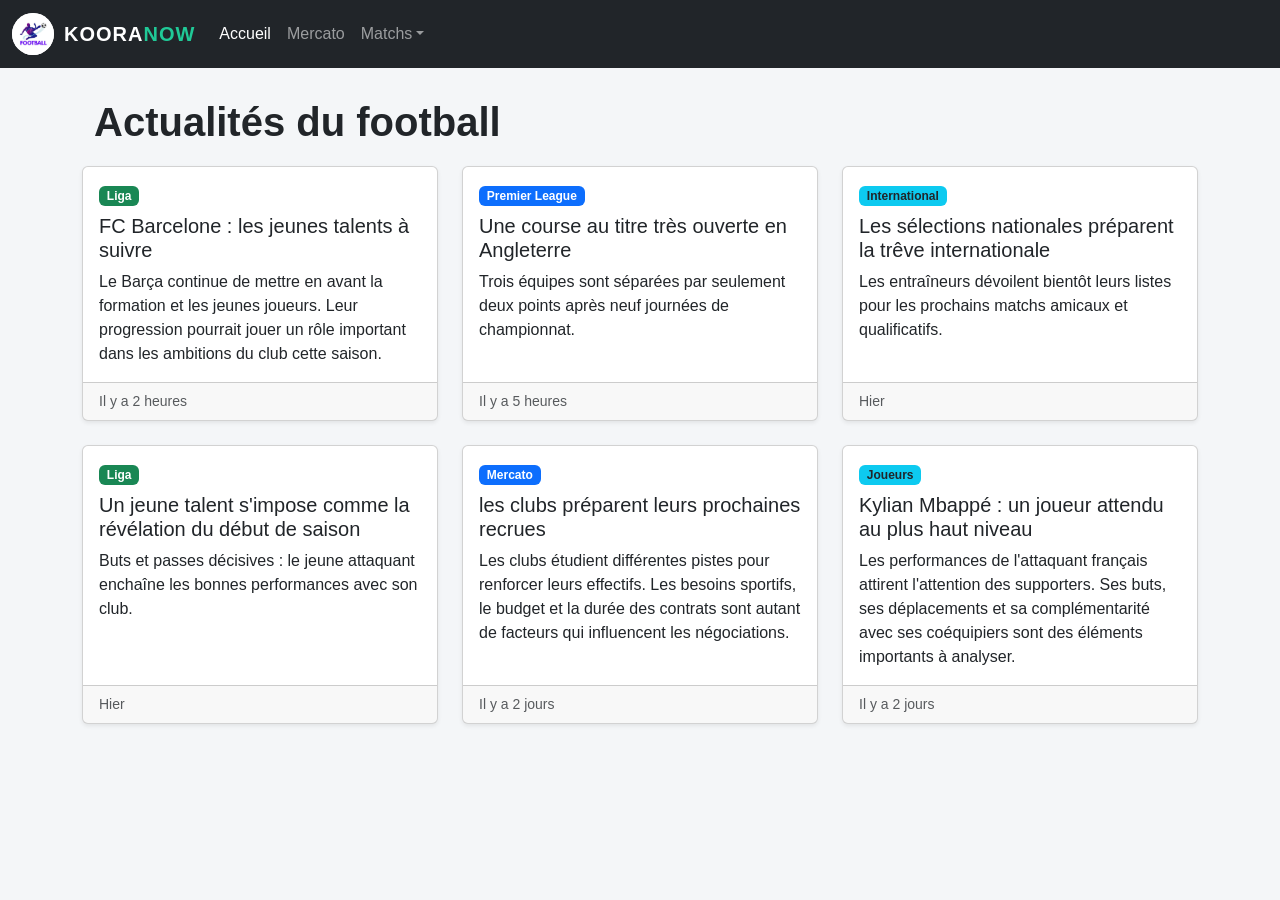
<file: index.html>
<!doctype html>
<html lang="fr">
  <head>
    <meta charset="UTF-8" />
    <meta name="viewport" content="width=device-width, initial-scale=1" />
    <title>KOORA NOW - Actualités du football</title>

    <link rel="stylesheet" href="css/bootstrap.min.css" />
    <link rel="stylesheet" href="css/style.css" />
  </head>
  <body>
    <nav class="navbar navbar-expand-sm bg-dark navbar-dark sticky-top">
      <div class="container-fluid">
        <a class="navbar-brand d-flex align-items-center" href="index.html">
          <img src="images/logo.jpg" alt="Logo KOORA NOW" class="navbar-logo" />
          KOORA <span>NOW</span>
        </a>
        <button
          class="navbar-toggler"
          type="button"
          data-bs-toggle="collapse"
          data-bs-target="#collapsibleNavbar"
        >
          <span class="navbar-toggler-icon"></span>
        </button>
        <div class="collapse navbar-collapse" id="collapsibleNavbar">
          <ul class="navbar-nav">
            <li class="nav-item">
              <a class="nav-link active" href="index.html">Accueil</a>
            </li>
            <li class="nav-item">
              <a class="nav-link" href="mercato.html">Mercato</a>
            </li>
            <li class="nav-item dropdown">
              <a
                class="nav-link dropdown-toggle"
                href="#"
                role="button"
                data-bs-toggle="dropdown"
                >Matchs</a
              >
              <ul class="dropdown-menu">
                <li>
                  <a class="dropdown-item" href="matchs-aujourdhui.html"
                    >Matchs d'aujourd'hui</a
                  >
                </li>
                <li>
                  <a class="dropdown-item" href="matchs-hier.html"
                    >Matchs d'hier</a
                  >
                </li>
                <li>
                  <a class="dropdown-item" href="matchs-demain.html"
                    >Matchs de demain</a
                  >
                </li>
              </ul>
            </li>
          </ul>
        </div>
      </div>
    </nav>

    <div class="container">
      <h1 class="titre-page">Actualités du football</h1>

      <div class="row">
        <div class="col-12 col-md-6 col-lg-4 mb-4 actu" data-categorie="Liga">
          <div class="card carte-actu h-100 shadow-sm">
            <div class="card-body">
              <span class="badge bg-success mb-2">Liga</span>
              <h5 class="card-title">
                FC Barcelone : les jeunes talents à suivre
              </h5>
              <p class="card-text">
                Le Barça continue de mettre en avant la formation et les jeunes
                joueurs. Leur progression pourrait jouer un rôle important dans
                les ambitions du club cette saison.
              </p>
            </div>
            <div class="card-footer text-muted small">Il y a 2 heures</div>
          </div>
        </div>

        <div
          class="col-12 col-md-6 col-lg-4 mb-4 actu"
          data-categorie="Premier League"
        >
          <div class="card carte-actu h-100 shadow-sm">
            <div class="card-body">
              <span class="badge bg-primary mb-2">Premier League</span>
              <h5 class="card-title">
                Une course au titre très ouverte en Angleterre
              </h5>
              <p class="card-text">
                Trois équipes sont séparées par seulement deux points après neuf
                journées de championnat.
              </p>
            </div>
            <div class="card-footer text-muted small">Il y a 5 heures</div>
          </div>
        </div>

        <div
          class="col-12 col-md-6 col-lg-4 mb-4 actu"
          data-categorie="International"
        >
          <div class="card carte-actu h-100 shadow-sm">
            <div class="card-body">
              <span class="badge bg-info text-dark mb-2">International</span>
              <h5 class="card-title">
                Les sélections nationales préparent la trêve internationale
              </h5>
              <p class="card-text">
                Les entraîneurs dévoilent bientôt leurs listes pour les
                prochains matchs amicaux et qualificatifs.
              </p>
            </div>
            <div class="card-footer text-muted small">Hier</div>
          </div>
        </div>

        <div class="col-12 col-md-6 col-lg-4 mb-4 actu" data-categorie="Liga">
          <div class="card carte-actu h-100 shadow-sm">
            <div class="card-body">
              <span class="badge bg-success mb-2">Liga</span>
              <h5 class="card-title">
                Un jeune talent s'impose comme la révélation du début de saison
              </h5>
              <p class="card-text">
                Buts et passes décisives : le jeune attaquant enchaîne les
                bonnes performances avec son club.
              </p>
            </div>
            <div class="card-footer text-muted small">Hier</div>
          </div>
        </div>

        <div
          class="col-12 col-md-6 col-lg-4 mb-4 actu"
          data-categorie="Premier League"
        >
          <div class="card carte-actu h-100 shadow-sm">
            <div class="card-body">
              <span class="badge bg-primary mb-2">Mercato</span>
              <h5 class="card-title">
                les clubs préparent leurs prochaines recrues
              </h5>
              <p class="card-text">
                Les clubs étudient différentes pistes pour renforcer leurs
                effectifs. Les besoins sportifs, le budget et la durée des
                contrats sont autant de facteurs qui influencent les
                négociations.
              </p>
            </div>
            <div class="card-footer text-muted small">Il y a 2 jours</div>
          </div>
        </div>

        <div
          class="col-12 col-md-6 col-lg-4 mb-4 actu"
          data-categorie="International"
        >
          <div class="card carte-actu h-100 shadow-sm">
            <div class="card-body">
              <span class="badge bg-info text-dark mb-2">Joueurs</span>
              <h5 class="card-title">
                Kylian Mbappé : un joueur attendu au plus haut niveau
              </h5>
              <p class="card-text">
                Les performances de l'attaquant français attirent l'attention
                des supporters. Ses buts, ses déplacements et sa complémentarité
                avec ses coéquipiers sont des éléments importants à analyser.
              </p>
            </div>
            <div class="card-footer text-muted small">Il y a 2 jours</div>
          </div>
        </div>
      </div>
    </div>

    <script src="js/bootstrap.bundle.min.js"></script>
    <script src="js/script.js"></script>
  </body>
</html>
</file>
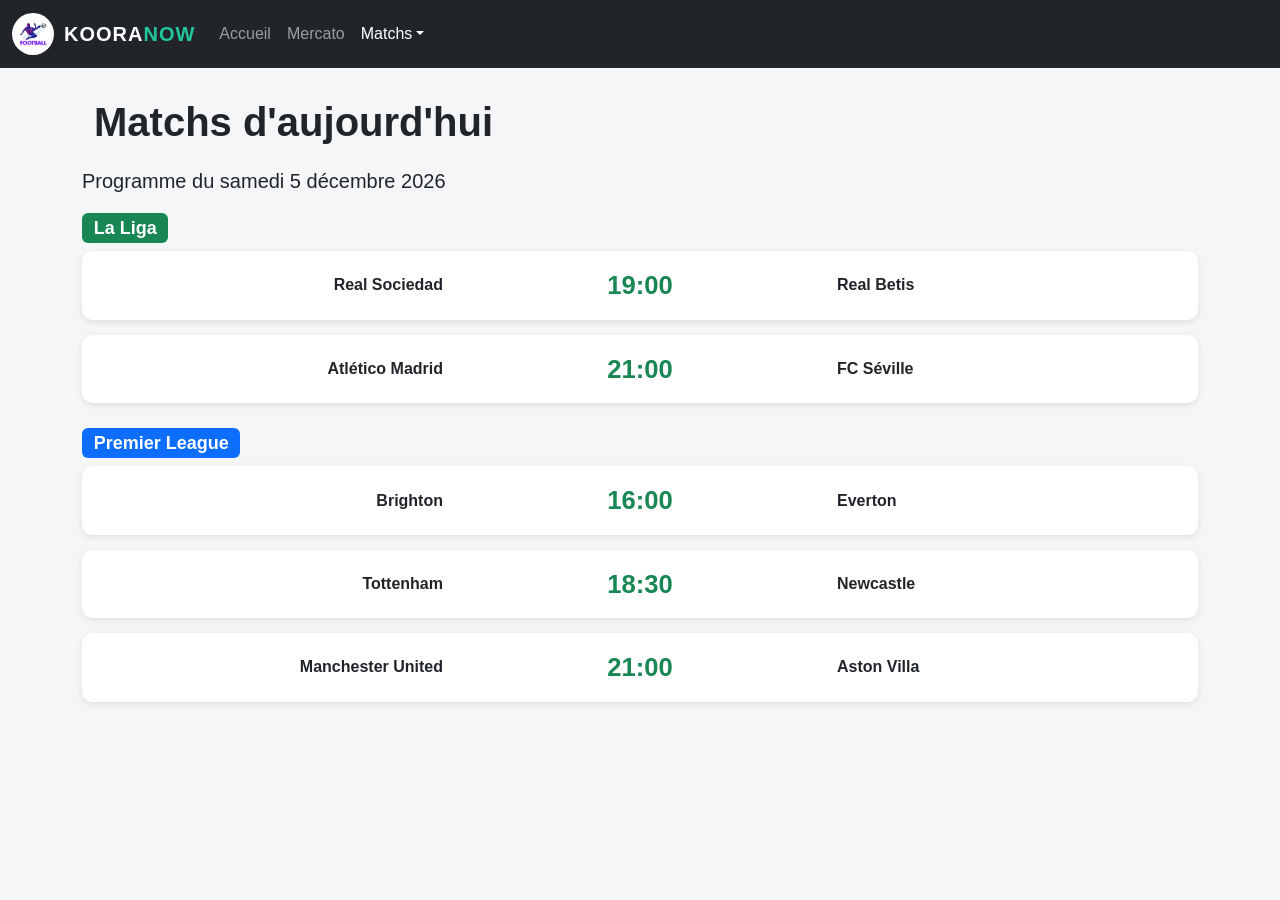
<file: matchs-aujourdhui.html>
<!doctype html>
<html lang="fr">
  <head>
    <meta charset="UTF-8" />
    <meta name="viewport" content="width=device-width, initial-scale=1" />
    <title>Matchs d'aujourd'hui | KOORA NOW</title>

    <link rel="stylesheet" href="css/bootstrap.min.css" />
    <link rel="stylesheet" href="css/style.css" />
  </head>
  <body>
    <nav class="navbar navbar-expand-sm bg-dark navbar-dark sticky-top">
      <div class="container-fluid">
        <a class="navbar-brand d-flex align-items-center" href="index.html">
          <img src="images/logo.jpg" alt="Logo KOORA NOW" class="navbar-logo" />
          KOORA <span>NOW</span>
        </a>
        <button
          class="navbar-toggler"
          type="button"
          data-bs-toggle="collapse"
          data-bs-target="#collapsibleNavbar"
        >
          <span class="navbar-toggler-icon"></span>
        </button>
        <div class="collapse navbar-collapse" id="collapsibleNavbar">
          <ul class="navbar-nav">
            <li class="nav-item">
              <a class="nav-link" href="index.html">Accueil</a>
            </li>
            <li class="nav-item">
              <a class="nav-link" href="mercato.html">Mercato</a>
            </li>
            <li class="nav-item dropdown">
              <a
                class="nav-link dropdown-toggle active"
                href="#"
                role="button"
                data-bs-toggle="dropdown"
                >Matchs</a
              >
              <ul class="dropdown-menu">
                <li>
                  <a class="dropdown-item" href="matchs-aujourdhui.html"
                    >Matchs d'aujourd'hui</a
                  >
                </li>
                <li>
                  <a class="dropdown-item" href="matchs-hier.html"
                    >Matchs d'hier</a
                  >
                </li>
                <li>
                  <a class="dropdown-item" href="matchs-demain.html"
                    >Matchs de demain</a
                  >
                </li>
              </ul>
            </li>
          </ul>
        </div>
      </div>
    </nav>

    <div class="container">
      <h1 class="titre-page">Matchs d'aujourd'hui</h1>
      <p class="lead">
        Programme du
        <strong><span id="date-affichee" data-decalage="0"></span></strong>
      </p>

      <h4><span class="badge bg-success">La Liga</span></h4>

      <div class="carte-match">
        <div class="row align-items-center text-center">
          <div class="col-4 equipe-nom text-end">Real Sociedad</div>
          <div class="col-4"><span class="score">19:00</span><br /></div>
          <div class="col-4 equipe-nom text-start">Real Betis</div>
        </div>
      </div>

      <div class="carte-match">
        <div class="row align-items-center text-center">
          <div class="col-4 equipe-nom text-end">Atlético Madrid</div>
          <div class="col-4"><span class="score">21:00</span><br /></div>
          <div class="col-4 equipe-nom text-start">FC Séville</div>
        </div>
      </div>

      <h4 class="mt-4"><span class="badge bg-primary">Premier League</span></h4>

      <div class="carte-match">
        <div class="row align-items-center text-center">
          <div class="col-4 equipe-nom text-end">Brighton</div>
          <div class="col-4"><span class="score">16:00</span><br /></div>
          <div class="col-4 equipe-nom text-start">Everton</div>
        </div>
      </div>

      <div class="carte-match">
        <div class="row align-items-center text-center">
          <div class="col-4 equipe-nom text-end">Tottenham</div>
          <div class="col-4"><span class="score">18:30</span><br /></div>
          <div class="col-4 equipe-nom text-start">Newcastle</div>
        </div>
      </div>

      <div class="carte-match">
        <div class="row align-items-center text-center">
          <div class="col-4 equipe-nom text-end">Manchester United</div>
          <div class="col-4"><span class="score">21:00</span><br /></div>
          <div class="col-4 equipe-nom text-start">Aston Villa</div>
        </div>
      </div>
    </div>

    <script src="js/bootstrap.bundle.min.js"></script>
    <script src="js/script.js"></script>
  </body>
</html>
</file>
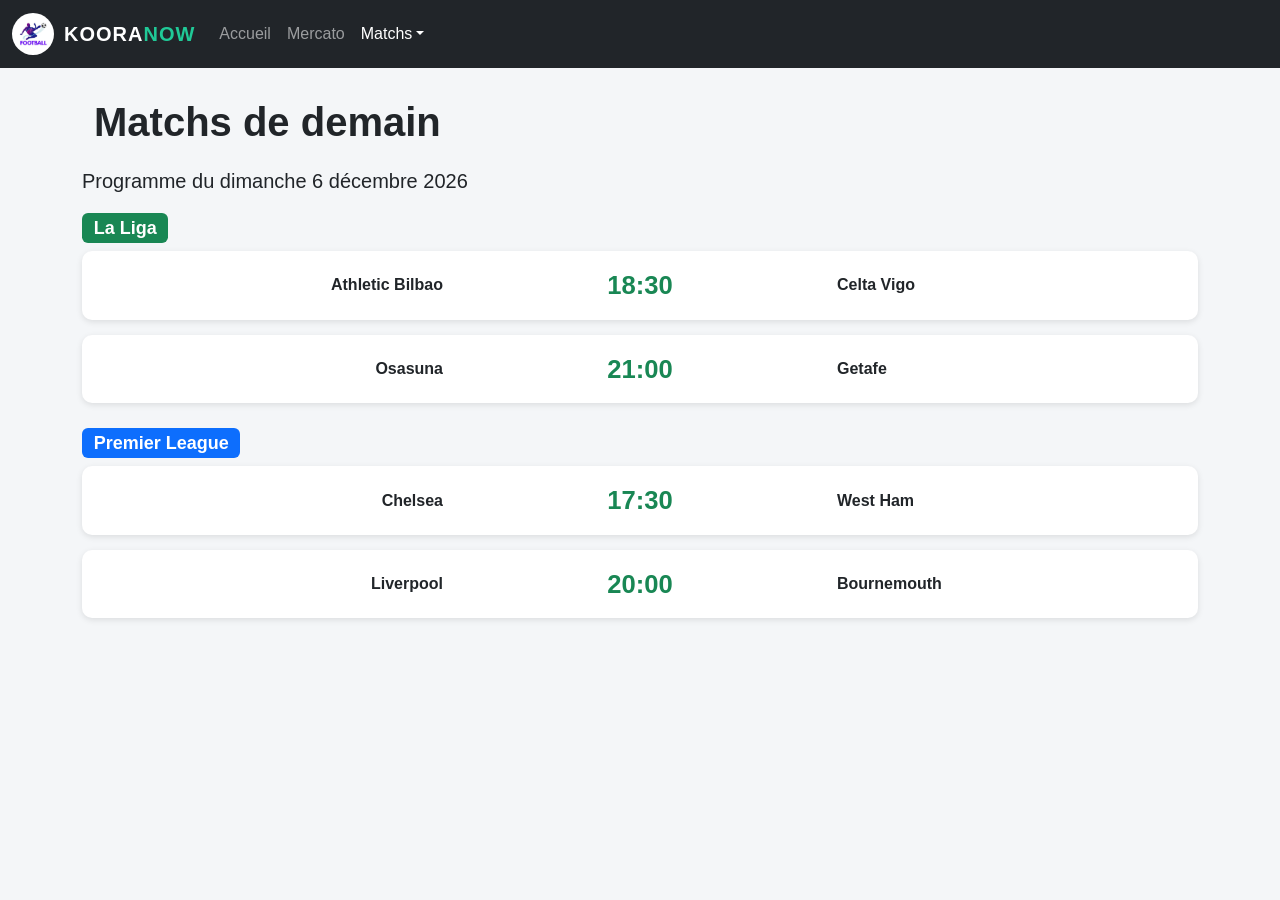
<file: matchs-demain.html>
<!doctype html>
<html lang="fr">
  <head>
    <meta charset="UTF-8" />
    <meta name="viewport" content="width=device-width, initial-scale=1" />
    <title>Matchs de demain | KOORA NOW</title>

    <link rel="stylesheet" href="css/bootstrap.min.css" />
    <link rel="stylesheet" href="css/style.css" />
  </head>
  <body>
    <nav class="navbar navbar-expand-sm bg-dark navbar-dark sticky-top">
      <div class="container-fluid">
        <a class="navbar-brand d-flex align-items-center" href="index.html">
          <img src="images/logo.jpg" alt="Logo KOORA NOW" class="navbar-logo" />
          KOORA <span>NOW</span>
        </a>
        <button
          class="navbar-toggler"
          type="button"
          data-bs-toggle="collapse"
          data-bs-target="#collapsibleNavbar"
        >
          <span class="navbar-toggler-icon"></span>
        </button>
        <div class="collapse navbar-collapse" id="collapsibleNavbar">
          <ul class="navbar-nav">
            <li class="nav-item">
              <a class="nav-link" href="index.html">Accueil</a>
            </li>
            <li class="nav-item">
              <a class="nav-link" href="mercato.html">Mercato</a>
            </li>
            <li class="nav-item dropdown">
              <a
                class="nav-link dropdown-toggle active"
                href="#"
                role="button"
                data-bs-toggle="dropdown"
                >Matchs</a
              >
              <ul class="dropdown-menu">
                <li>
                  <a class="dropdown-item" href="matchs-aujourdhui.html"
                    >Matchs d'aujourd'hui</a
                  >
                </li>
                <li>
                  <a class="dropdown-item" href="matchs-hier.html"
                    >Matchs d'hier</a
                  >
                </li>
                <li>
                  <a class="dropdown-item" href="matchs-demain.html"
                    >Matchs de demain</a
                  >
                </li>
              </ul>
            </li>
          </ul>
        </div>
      </div>
    </nav>

    <div class="container">
      <h1 class="titre-page">Matchs de demain</h1>
      <p class="lead">
        Programme du
        <strong><span id="date-affichee" data-decalage="1"></span></strong>
      </p>

      <h4><span class="badge bg-success">La Liga</span></h4>

      <div class="carte-match">
        <div class="row align-items-center text-center">
          <div class="col-4 equipe-nom text-end">Athletic Bilbao</div>
          <div class="col-4"><span class="score">18:30</span><br /></div>
          <div class="col-4 equipe-nom text-start">Celta Vigo</div>
        </div>
      </div>

      <div class="carte-match">
        <div class="row align-items-center text-center">
          <div class="col-4 equipe-nom text-end">Osasuna</div>
          <div class="col-4"><span class="score">21:00</span><br /></div>
          <div class="col-4 equipe-nom text-start">Getafe</div>
        </div>
      </div>

      <h4 class="mt-4"><span class="badge bg-primary">Premier League</span></h4>

      <div class="carte-match">
        <div class="row align-items-center text-center">
          <div class="col-4 equipe-nom text-end">Chelsea</div>
          <div class="col-4"><span class="score">17:30</span><br /></div>
          <div class="col-4 equipe-nom text-start">West Ham</div>
        </div>
      </div>

      <div class="carte-match">
        <div class="row align-items-center text-center">
          <div class="col-4 equipe-nom text-end">Liverpool</div>
          <div class="col-4"><span class="score">20:00</span><br /></div>
          <div class="col-4 equipe-nom text-start">Bournemouth</div>
        </div>
      </div>
    </div>

    <script src="js/bootstrap.bundle.min.js"></script>
    <script src="js/script.js"></script>
  </body>
</html>
</file>
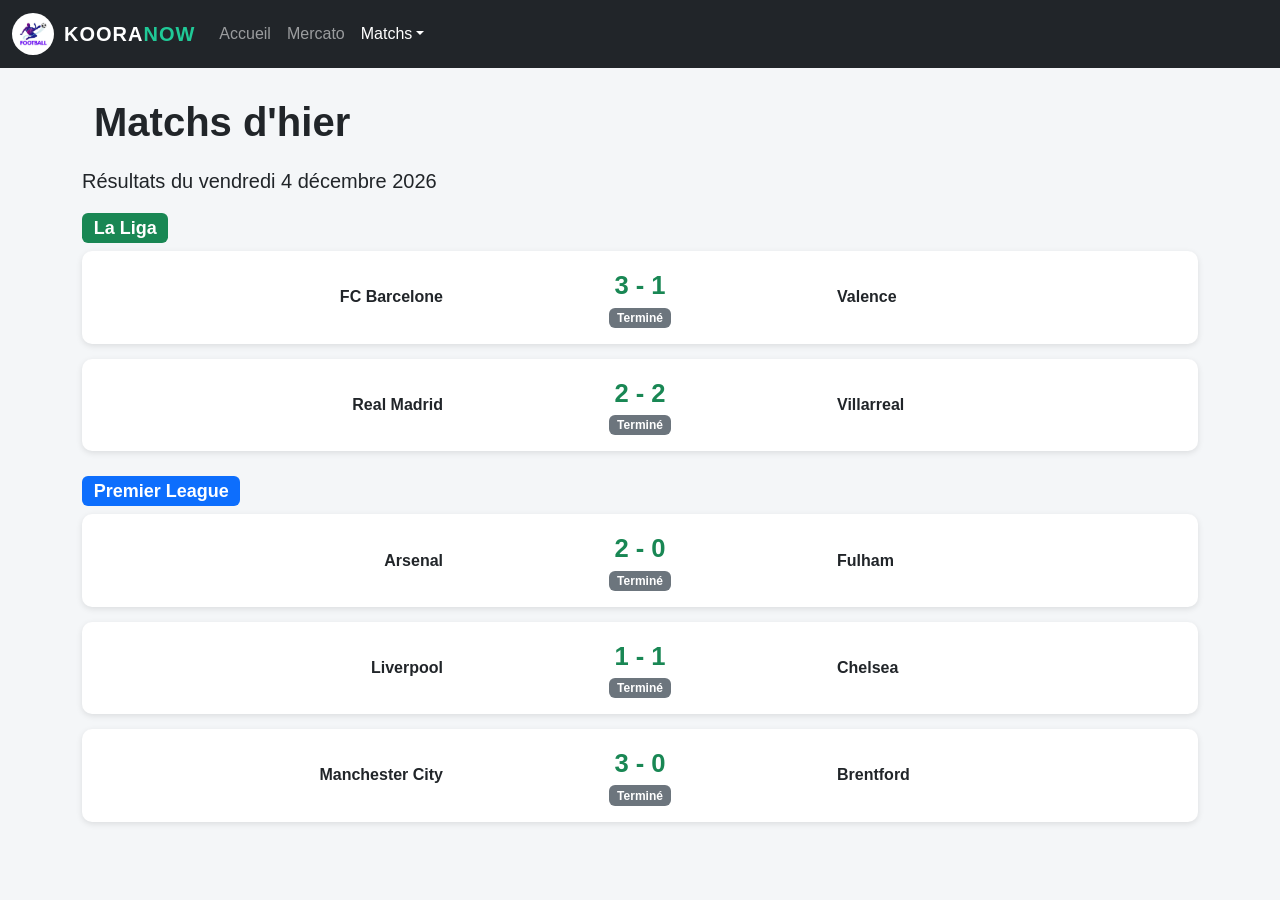
<file: matchs-hier.html>
<!doctype html>
<html lang="fr">
  <head>
    <meta charset="UTF-8" />
    <meta name="viewport" content="width=device-width, initial-scale=1" />
    <title>Matchs d'hier | KOORA NOW</title>

    <link rel="stylesheet" href="css/bootstrap.min.css" />
    <link rel="stylesheet" href="css/style.css" />
  </head>
  <body>
    <nav class="navbar navbar-expand-sm bg-dark navbar-dark sticky-top">
      <div class="container-fluid">
        <a class="navbar-brand d-flex align-items-center" href="index.html">
          <img src="images/logo.jpg" alt="Logo KOORA NOW" class="navbar-logo" />
          KOORA <span>NOW</span>
        </a>
        <button
          class="navbar-toggler"
          type="button"
          data-bs-toggle="collapse"
          data-bs-target="#collapsibleNavbar"
        >
          <span class="navbar-toggler-icon"></span>
        </button>
        <div class="collapse navbar-collapse" id="collapsibleNavbar">
          <ul class="navbar-nav">
            <li class="nav-item">
              <a class="nav-link" href="index.html">Accueil</a>
            </li>
            <li class="nav-item">
              <a class="nav-link" href="mercato.html">Mercato</a>
            </li>
            <li class="nav-item dropdown">
              <a
                class="nav-link dropdown-toggle active"
                href="#"
                role="button"
                data-bs-toggle="dropdown"
                >Matchs</a
              >
              <ul class="dropdown-menu">
                <li>
                  <a class="dropdown-item" href="matchs-aujourdhui.html"
                    >Matchs d'aujourd'hui</a
                  >
                </li>
                <li>
                  <a class="dropdown-item" href="matchs-hier.html"
                    >Matchs d'hier</a
                  >
                </li>
                <li>
                  <a class="dropdown-item" href="matchs-demain.html"
                    >Matchs de demain</a
                  >
                </li>
              </ul>
            </li>
          </ul>
        </div>
      </div>
    </nav>

    <div class="container">
      <h1 class="titre-page">Matchs d'hier</h1>
      <p class="lead">
        Résultats du
        <strong><span id="date-affichee" data-decalage="-1"></span></strong>
      </p>

      <h4><span class="badge bg-success">La Liga</span></h4>

      <div class="carte-match">
        <div class="row align-items-center text-center">
          <div class="col-4 equipe-nom text-end">FC Barcelone</div>
          <div class="col-4">
            <span class="score">3 - 1</span><br /><span
              class="badge bg-secondary"
              >Terminé</span
            >
          </div>
          <div class="col-4 equipe-nom text-start">Valence</div>
        </div>
      </div>

      <div class="carte-match">
        <div class="row align-items-center text-center">
          <div class="col-4 equipe-nom text-end">Real Madrid</div>
          <div class="col-4">
            <span class="score">2 - 2</span><br /><span
              class="badge bg-secondary"
              >Terminé</span
            >
          </div>
          <div class="col-4 equipe-nom text-start">Villarreal</div>
        </div>
      </div>

      <h4 class="mt-4"><span class="badge bg-primary">Premier League</span></h4>

      <div class="carte-match">
        <div class="row align-items-center text-center">
          <div class="col-4 equipe-nom text-end">Arsenal</div>
          <div class="col-4">
            <span class="score">2 - 0</span><br /><span
              class="badge bg-secondary"
              >Terminé</span
            >
          </div>
          <div class="col-4 equipe-nom text-start">Fulham</div>
        </div>
      </div>

      <div class="carte-match">
        <div class="row align-items-center text-center">
          <div class="col-4 equipe-nom text-end">Liverpool</div>
          <div class="col-4">
            <span class="score">1 - 1</span><br /><span
              class="badge bg-secondary"
              >Terminé</span
            >
          </div>
          <div class="col-4 equipe-nom text-start">Chelsea</div>
        </div>
      </div>

      <div class="carte-match">
        <div class="row align-items-center text-center">
          <div class="col-4 equipe-nom text-end">Manchester City</div>
          <div class="col-4">
            <span class="score">3 - 0</span><br /><span
              class="badge bg-secondary"
              >Terminé</span
            >
          </div>
          <div class="col-4 equipe-nom text-start">Brentford</div>
        </div>
      </div>
    </div>

    <script src="js/bootstrap.bundle.min.js"></script>
    <script src="js/script.js"></script>
  </body>
</html>
</file>
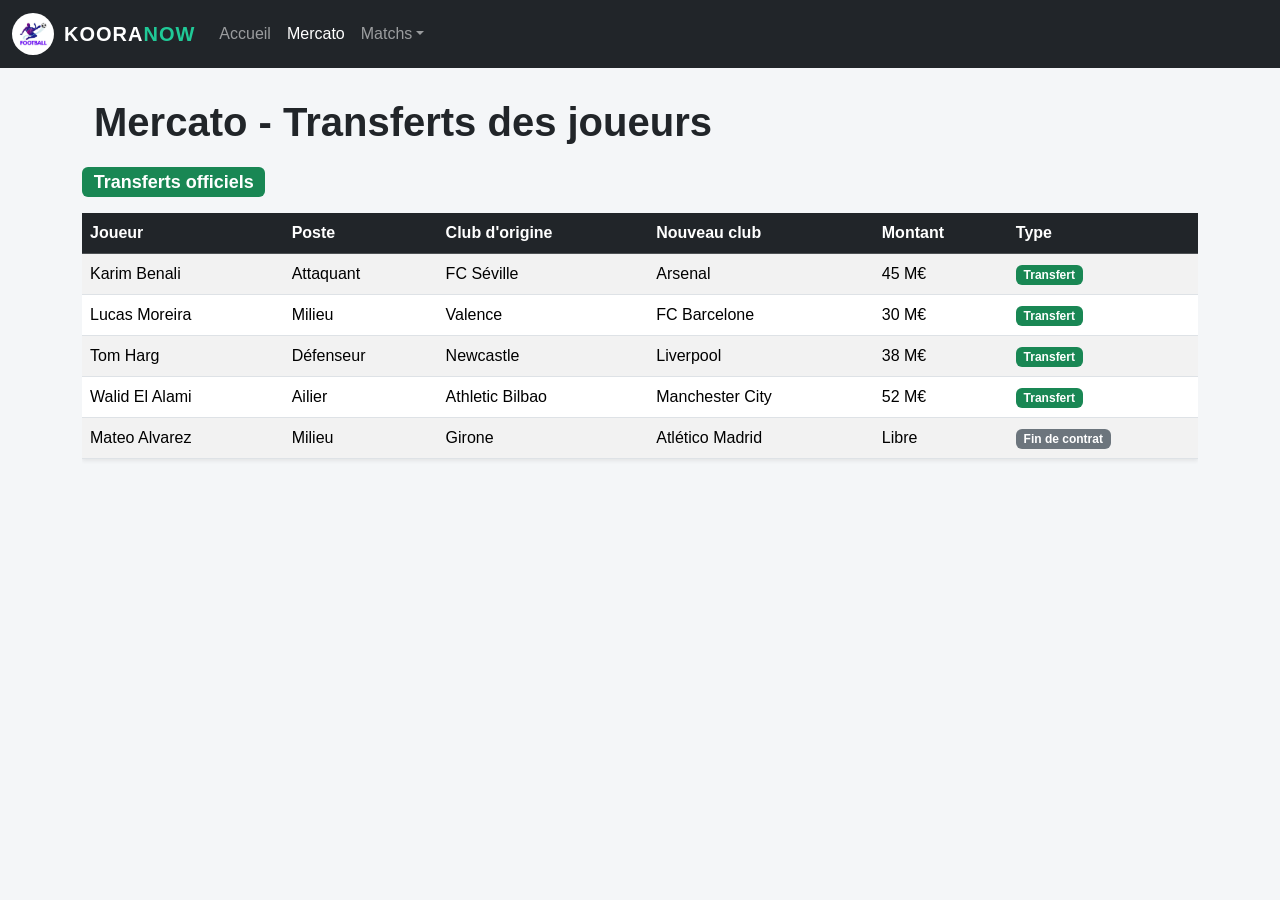
<file: mercato.html>
<!DOCTYPE html>
<html lang="fr">
<head>
  <meta charset="UTF-8">
  <meta name="viewport" content="width=device-width, initial-scale=1">
  <title>Mercato - Transferts | KOORA NOW</title>

  <link rel="stylesheet" href="css/bootstrap.min.css">
  <link rel="stylesheet" href="css/style.css">
</head>
<body>

  
  <nav class="navbar navbar-expand-sm bg-dark navbar-dark sticky-top">
    <div class="container-fluid">
      <a class="navbar-brand d-flex align-items-center" href="index.html">
        <img src="images/logo.jpg" alt="Logo KOORA NOW" class="navbar-logo">
        KOORA <span>NOW</span>
      </a>
      <button class="navbar-toggler" type="button" data-bs-toggle="collapse" data-bs-target="#collapsibleNavbar">
        <span class="navbar-toggler-icon"></span>
      </button>
      <div class="collapse navbar-collapse" id="collapsibleNavbar">
        <ul class="navbar-nav">
          <li class="nav-item">
            <a class="nav-link" href="index.html">Accueil</a>
          </li>
          <li class="nav-item">
            <a class="nav-link active" href="mercato.html">Mercato</a>
          </li>
          <li class="nav-item dropdown">
            <a class="nav-link dropdown-toggle" href="#" role="button" data-bs-toggle="dropdown">Matchs</a>
            <ul class="dropdown-menu">
              <li><a class="dropdown-item" href="matchs-aujourdhui.html">Matchs d'aujourd'hui</a></li>
              <li><a class="dropdown-item" href="matchs-hier.html">Matchs d'hier</a></li>
              <li><a class="dropdown-item" href="matchs-demain.html">Matchs de demain</a></li>
        </ul>
      </li>
     </ul>
   </div>
 </div>
  </nav>
 

  <div class="container">

    <h1 class="titre-page">Mercato - Transferts des joueurs</h1>


    
    <h4 class="mb-3"><span class="badge bg-success">Transferts officiels</span></h4>

    <div class="table-responsive">
      <table class="table table-striped table-hover table-classement bg-white shadow-sm">
        <thead class="table-dark">
          <tr>
            <th class="text-start">Joueur</th>
            <th>Poste</th>
            <th>Club d'origine</th>
            <th>Nouveau club</th>
            <th>Montant</th>
            <th>Type</th>
          </tr>
        </thead>
        <tbody>
          <tr><td class="equipe">Karim Benali</td><td>Attaquant</td><td>FC Séville</td><td>Arsenal</td><td>45 M€</td><td><span class="badge bg-success">Transfert</span></td></tr>
          <tr><td class="equipe">Lucas Moreira</td><td>Milieu</td><td>Valence</td><td>FC Barcelone</td><td>30 M€</td><td><span class="badge bg-success">Transfert</span></td></tr>
          <tr><td class="equipe">Tom Harg</td><td>Défenseur</td><td>Newcastle</td><td>Liverpool</td><td>38 M€</td><td><span class="badge bg-success">Transfert</span></td></tr>
          <tr><td class="equipe">Walid El Alami</td><td>Ailier</td><td>Athletic Bilbao</td><td>Manchester City</td><td>52 M€</td><td><span class="badge bg-success">Transfert</span></td></tr>
          <tr><td class="equipe">Mateo Alvarez</td><td>Milieu</td><td>Girone</td><td>Atlético Madrid</td><td>Libre</td><td><span class="badge bg-secondary">Fin de contrat</span></td></tr>
        </tbody>
      </table>
    </div>
   
  <script src="js/bootstrap.bundle.min.js"></script>
  <script src="js/script.js"></script>
</body>
</html>
</file>
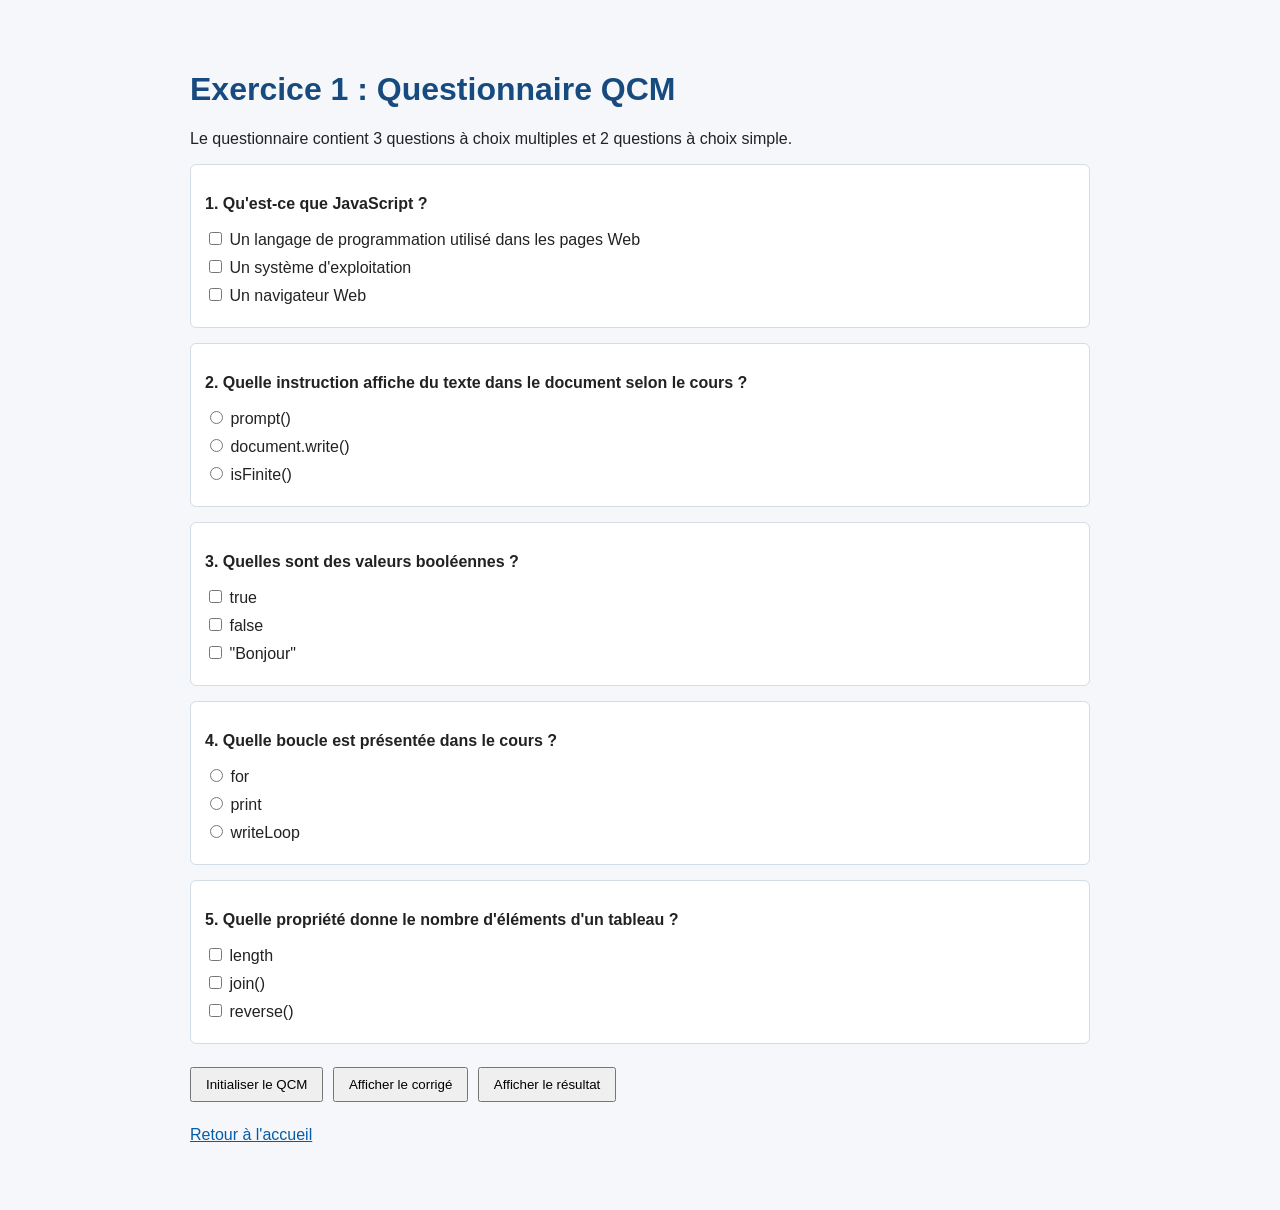
<file: TP-JAVASCRIPT/exercice1.html>
<!DOCTYPE html>
<html lang="fr">
<head>
    <meta charset="UTF-8">
    <title>Exercice 1 - QCM</title>
    <link rel="stylesheet" href="style.css">
    <script src="exercice1.js"></script>
</head>
<body>
    <h1>Exercice 1 : Questionnaire QCM</h1>
    <p>Le questionnaire contient 3 questions à choix multiples et 2 questions à choix simple.</p>

    <form name="qcm" id="qcm">
        <div class="question">
            <p><b>1. Qu'est-ce que JavaScript ?</b></p>
            <label class="reponse"><input type="checkbox" name="q1" value="a"> Un langage de programmation utilisé dans les pages Web</label>
            <label class="reponse"><input type="checkbox" name="q1" value="b"> Un système d'exploitation</label>
            <label class="reponse"><input type="checkbox" name="q1" value="c"> Un navigateur Web</label>
        </div>

        <div class="question">
            <p><b>2. Quelle instruction affiche du texte dans le document selon le cours ?</b></p>
            <label class="reponse"><input type="radio" name="q2" value="a"> prompt()</label>
            <label class="reponse"><input type="radio" name="q2" value="b"> document.write()</label>
            <label class="reponse"><input type="radio" name="q2" value="c"> isFinite()</label>
        </div>

        <div class="question">
            <p><b>3. Quelles sont des valeurs booléennes ?</b></p>
            <label class="reponse"><input type="checkbox" name="q3" value="a"> true</label>
            <label class="reponse"><input type="checkbox" name="q3" value="b"> false</label>
            <label class="reponse"><input type="checkbox" name="q3" value="c"> "Bonjour"</label>
        </div>

        <div class="question">
            <p><b>4. Quelle boucle est présentée dans le cours ?</b></p>
            <label class="reponse"><input type="radio" name="q4" value="a"> for</label>
            <label class="reponse"><input type="radio" name="q4" value="b"> print</label>
            <label class="reponse"><input type="radio" name="q4" value="c"> writeLoop</label>
        </div>

        <div class="question">
            <p><b>5. Quelle propriété donne le nombre d'éléments d'un tableau ?</b></p>
            <label class="reponse"><input type="checkbox" name="q5" value="a"> length</label>
            <label class="reponse"><input type="checkbox" name="q5" value="b"> join()</label>
            <label class="reponse"><input type="checkbox" name="q5" value="c"> reverse()</label>
        </div>

        <input type="button" value="Initialiser le QCM" onclick="initialiserQCM()">
        <input type="button" value="Afficher le corrigé" onclick="afficherCorrige()">
        <input type="button" value="Afficher le résultat" onclick="afficherResultat()">
    </form>

    <p><a href="index.html">Retour à l'accueil</a></p>
</body>
</html>
</file>
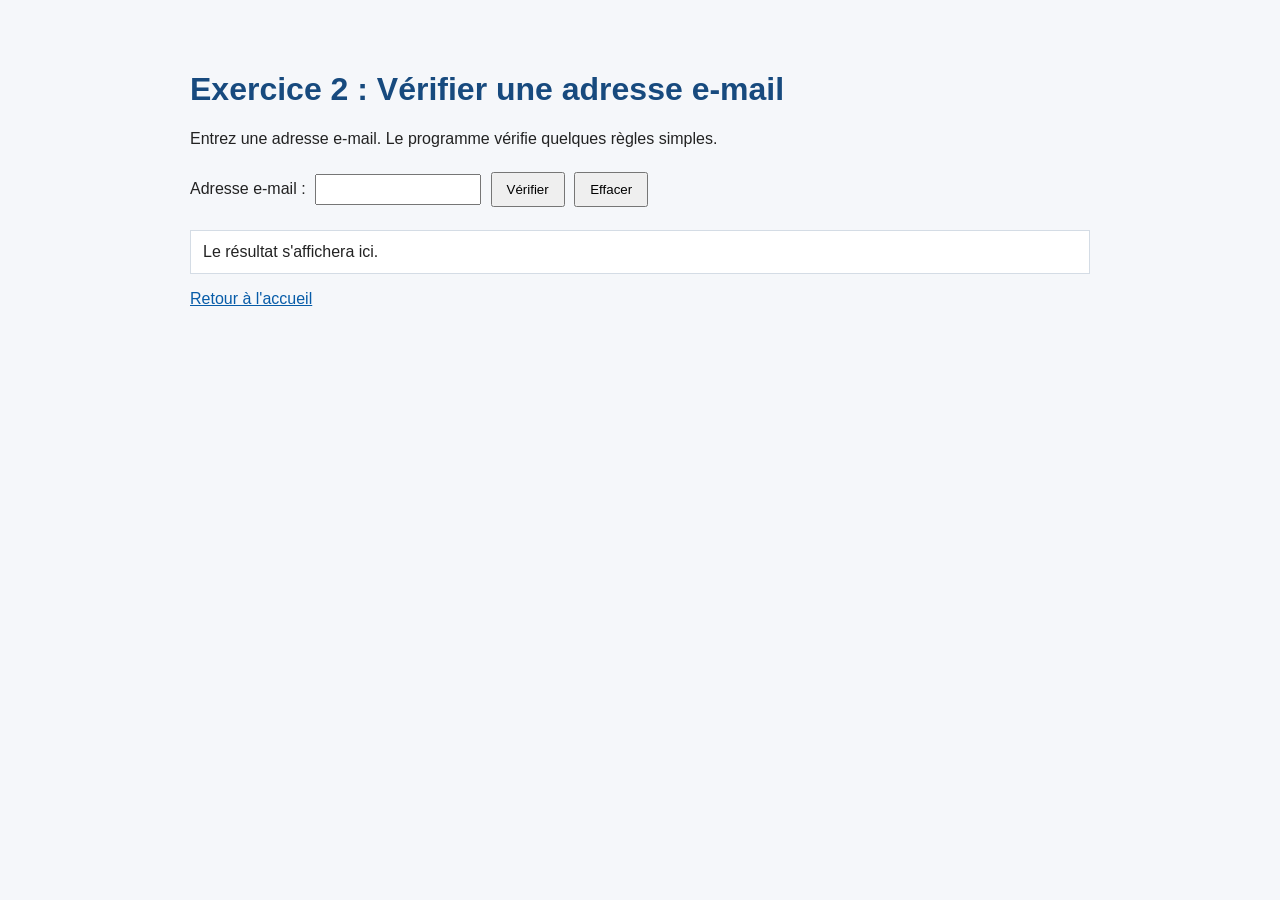
<file: TP-JAVASCRIPT/exercice2.html>
<!DOCTYPE html>
<html lang="fr">
<head>
    <meta charset="UTF-8">
    <title>Exercice 2 - Vérification e-mail</title>
    <link rel="stylesheet" href="style.css">
    <script src="exercice2.js"></script>
</head>
<body>
    <h1>Exercice 2 : Vérifier une adresse e-mail</h1>
    <p>Entrez une adresse e-mail. Le programme vérifie quelques règles simples.</p>

    <form name="formEmail" onsubmit="return false;">
        <label for="email">Adresse e-mail :</label>
        <input type="text" id="email" name="email" size="35">
        <input type="button" value="Vérifier" onclick="verifierEmail()">
        <input type="reset" value="Effacer" onclick="effacerMessage()">
    </form>

    <p id="message" class="resultat">Le résultat s'affichera ici.</p>
    <p><a href="index.html">Retour à l'accueil</a></p>
</body>
</html>
</file>
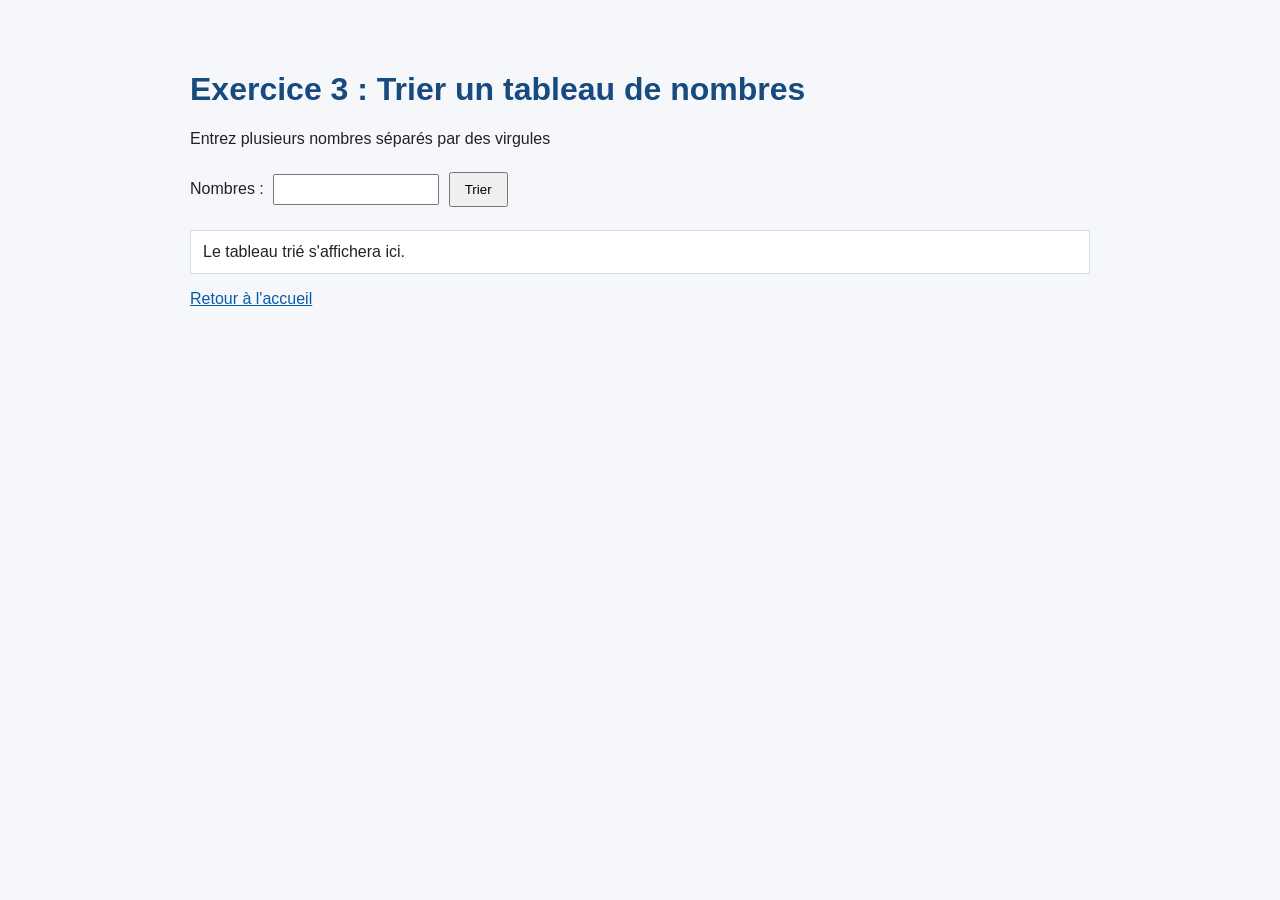
<file: TP-JAVASCRIPT/exercice3.html>
<!DOCTYPE html>
<html lang="fr">
<head>
    <meta charset="UTF-8">
    <title>Exercice 3 - Trier un tableau</title>
    <link rel="stylesheet" href="style.css">
    <script src="exercice3.js"></script>
</head>
<body>
    <h1>Exercice 3 : Trier un tableau de nombres</h1>
    <p>Entrez plusieurs nombres séparés par des virgules</p>

    <form name="formTri" onsubmit="return false;">
        <label for="nombres">Nombres :</label>
        <input type="text" id="nombres" size="35" >
        <input type="button" value="Trier" onclick="afficherTableauTrie()">
    </form>

    <p id="resultat" class="resultat">Le tableau trié s'affichera ici.</p>
    <p><a href="index.html">Retour à l'accueil</a></p>
</body>
</html>
</file>
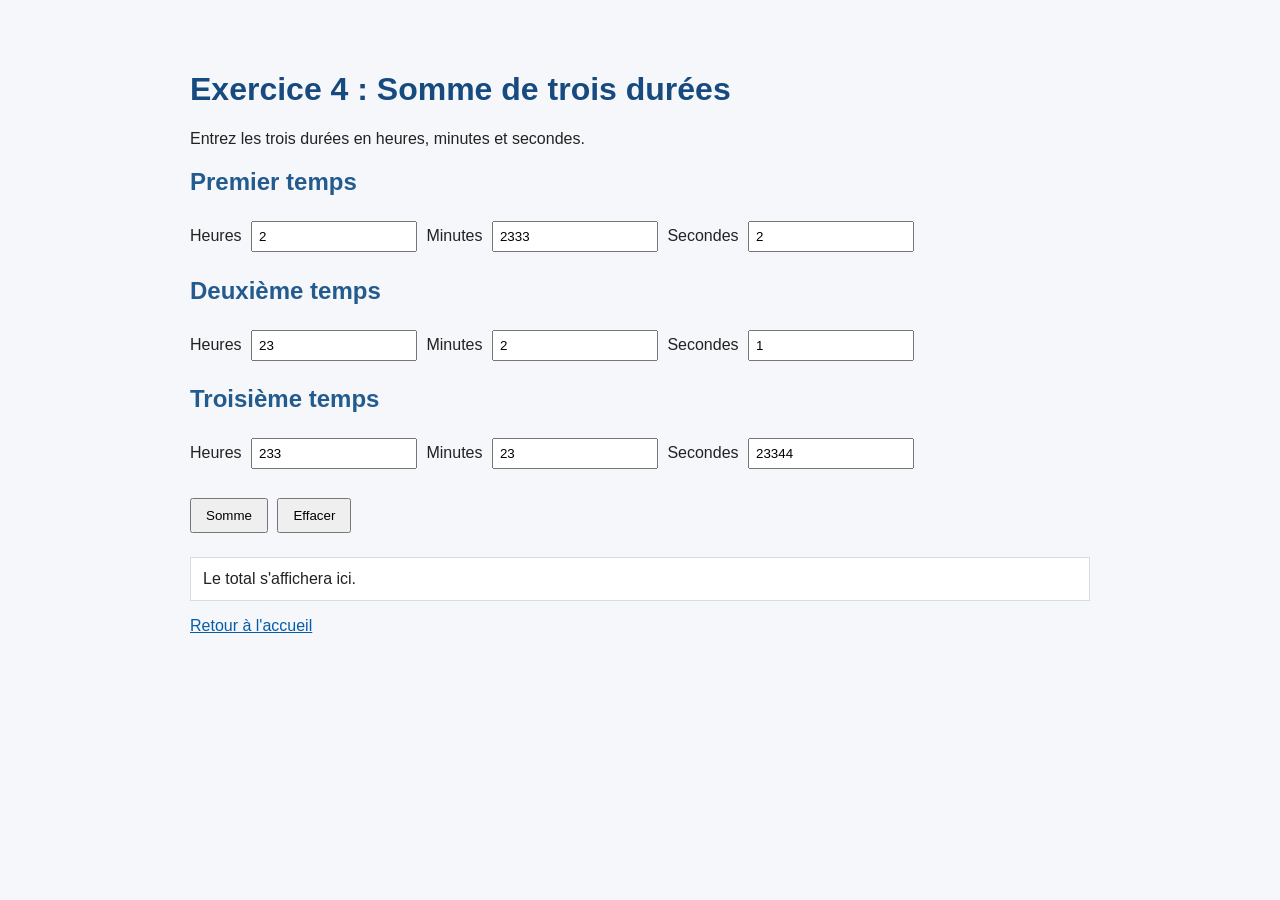
<file: TP-JAVASCRIPT/exercice4.html>
<!DOCTYPE html>
<html lang="fr">
<head>
    <meta charset="UTF-8">
    <title>Exercice 4 - Somme de durées</title>
    <link rel="stylesheet" href="style.css">
    <script src="exercice4.js"></script>
</head>
<body>
    <h1>Exercice 4 : Somme de trois durées</h1>
    <p>Entrez les trois durées en heures, minutes et secondes.</p>

    <form name="formTemps" onsubmit="return false;">
        <h2>Premier temps</h2>
        Heures <input type="number" id="h1" value="2" min="0">
        Minutes <input type="number" id="m1" value="2333" min="0">
        Secondes <input type="number" id="s1" value="2" min="0">

        <h2>Deuxième temps</h2>
        Heures <input type="number" id="h2" value="23" min="0">
        Minutes <input type="number" id="m2" value="2" min="0">
        Secondes <input type="number" id="s2" value="1" min="0">

        <h2>Troisième temps</h2>
        Heures <input type="number" id="h3" value="233" min="0">
        Minutes <input type="number" id="m3" value="23" min="0">
        Secondes <input type="number" id="s3" value="23344" min="0">

        <p>
            <input type="button" value="Somme" onclick="calculerSomme()">
            <input type="reset" value="Effacer" onclick="effacerResultat()">
        </p>
    </form>

    <div id="resultat" class="resultat">
        Le total s'affichera ici.
    </div>

    <p><a href="index.html">Retour à l'accueil</a></p>
</body>
</html>
</file>
<file: css/style.css>
body {
  background-color: var(--fond-page);
  font-family: "Segoe UI", Arial, sans-serif;
}

.navbar-logo {
  height: 42px;
  width: 42px;
  object-fit: cover;
  border-radius: 50%;
  background-color: white;
  margin-right: 10px;
}

.navbar-brand {
  font-weight: bold;
  letter-spacing: 1px;
}

.navbar-brand span {
  color: #20c997;
}

.titre-page {
  border-left: 6px solid var;
  padding-left: 12px;
  margin: 30px 0 20px 0;
  font-weight: bold;
}

.carte-actu .carte-entete {
  height: 140px;
  display: flex;
  align-items: center;

  font-size: 3rem;
  color: white;
}

.fond-bleu {
  background-color: #0d6efd;
}
.fond-violet {
  background-color: var(--violet-logo);
}
.fond-orange {
  background-color: #fd7e14;
}
:root {
  --vert-foot: #198754;
  --violet-logo: #5a0ee6;
  --fond-page: #f4f6f8;
}

.carte-match {
  background-color: white;
  border-radius: 10px;
  padding: 15px;
  margin-bottom: 15px;
  box-shadow: 0 2px 6px rgba(0, 0, 0, 0.1);
}

.carte-match .score {
  font-size: 1.6rem;
  font-weight: bold;
  color: var(--vert-foot);
}

.carte-match .equipe-nom {
  font-weight: 600;
}
</file>
<file: TP-JAVASCRIPT/style.css>
body {
    font-family: Arial, sans-serif;
    max-width: 900px;
    margin: 30px auto;
    padding: 20px;
    background-color: #f5f7fa;
    color: #222;
}

h1 {
    color: #174a7e;
}

h2 {
    color: #245b8f;
}

.menu {
    padding-left: 20px;
}

.menu li {
    margin: 15px 0;
}

a {
    color: #075ca8;
}

.question {
    background-color: white;
    border: 1px solid #d4dce5;
    border-radius: 6px;
    padding: 14px;
    margin: 15px 0;
}

.reponse {
    display: block;
    margin: 8px 0;
}

button, input[type="button"], input[type="reset"] {
    padding: 8px 14px;
    margin: 8px 5px 8px 0;
    cursor: pointer;
}

input[type="text"], input[type="number"] {
    padding: 6px;
    margin: 5px;
    max-width: 150px;
}

.correcte {
    color: green;
    text-decoration: underline;
    font-weight: bold;
}

.incorrecte {
    color: #b00020;
}

.resultat {
    background-color: white;
    border: 1px solid #d4dce5;
    padding: 12px;
    margin-top: 15px;
}
</file>
